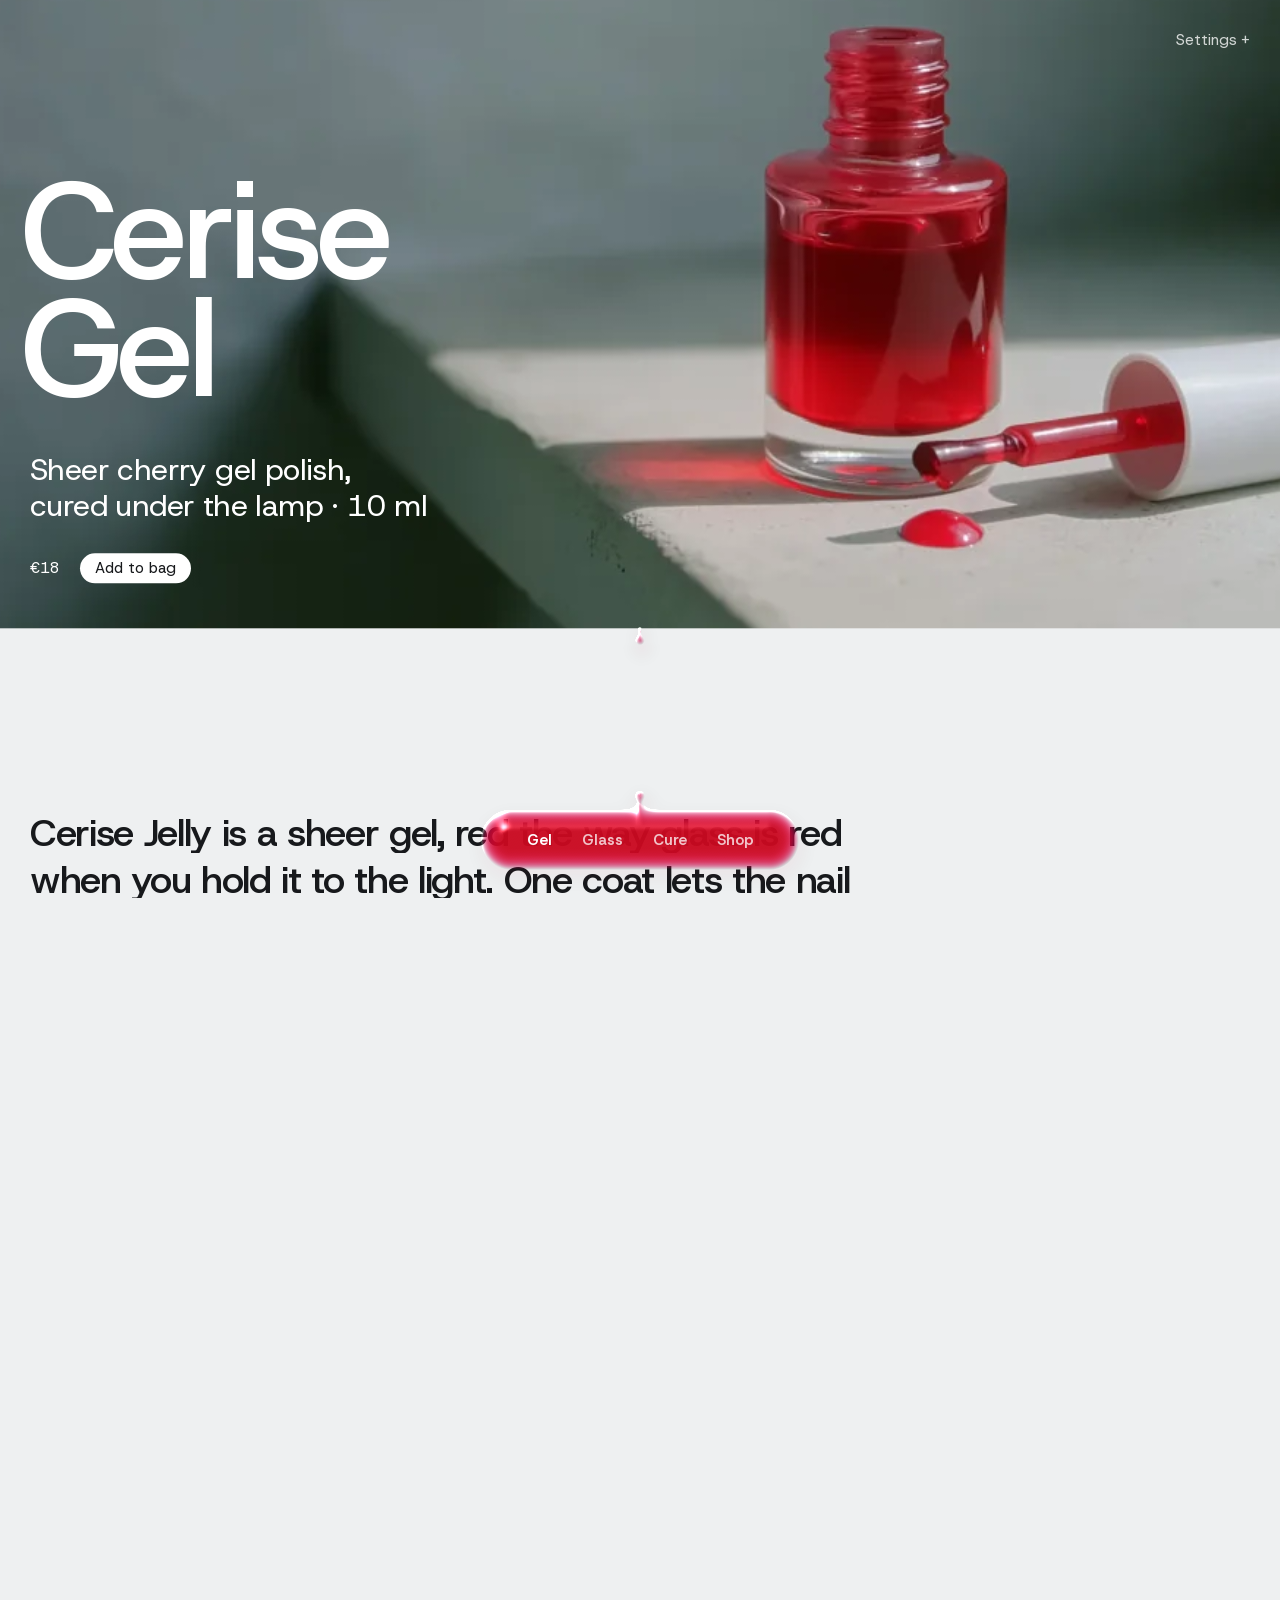
<file: index.html>
<!DOCTYPE html>
<html lang="en">

<head>
  <meta charset="UTF-8" />
  <meta name="viewport" content="width=device-width, initial-scale=1" />
  <title>Gooey Sticky Menu | Codrops</title>
  <meta name="description" content="A sticky menu of red jelly gel that clings to pictures and letters as you scroll, pulling strands that stretch and snap. Made with WebGL and GSAP." />
  <link rel="canonical" href="https://tympanus.net/Demos/GooeyStickyMenu/" />
  <meta name="theme-color" content="#eef0f1" />
  <meta property="og:type" content="website" />
  <meta property="og:site_name" content="Codrops" />
  <meta property="og:title" content="Gooey Sticky Menu | Codrops" />
  <meta property="og:description" content="A sticky menu of red jelly gel that clings to pictures and letters as you scroll, pulling strands that stretch and snap. Made with WebGL and GSAP." />
  <meta property="og:url" content="https://tympanus.net/Demos/GooeyStickyMenu/" />
  <meta property="og:image" content="https://tympanus.net/Demos/GooeyStickyMenu/og-image.jpg" />
  <meta property="og:image:width" content="1200" />
  <meta property="og:image:height" content="630" />
  <meta property="og:image:alt" content="A liquid menu pulling strands from a photograph as the page scrolls" />
  <meta name="twitter:card" content="summary_large_image" />
  <meta name="twitter:site" content="@codrops" />
  <meta name="twitter:creator" content="@codrops" />
  <meta name="twitter:title" content="Gooey Sticky Menu | Codrops" />
  <meta name="twitter:description" content="A sticky menu of red jelly gel that clings to pictures and letters as you scroll, pulling strands that stretch and snap. Made with WebGL and GSAP." />
  <meta name="twitter:image" content="https://tympanus.net/Demos/GooeyStickyMenu/og-image.jpg" />
  <meta name="twitter:image:alt" content="A liquid menu pulling strands from a photograph as the page scrolls" />
  <link rel="icon" type="image/svg+xml" href="https://tympanus.net/favicon/favicon.svg" />
  <link rel="shortcut icon" href="https://tympanus.net/favicon/favicon.ico" />
  <link rel="preload" href="fonts/HostGrotesk-Latin.woff2" as="font" type="font/woff2" crossorigin />
  <link rel="preload" href="img/gel/hero.webp" as="image" type="image/webp" fetchpriority="high" />
  <link rel="stylesheet" type="text/css" href="css/base.css" />
  <link rel="stylesheet" type="text/css" href="css/shop.css" />
  <link rel="stylesheet" type="text/css" href="css/gel.css" />
  <!-- Added on the live server only, leave commented out in the repo -->
  <!--script src="//tympanus.net/codrops/adpacks/analytics.js"></script-->
</head>

<body class="loading" data-material="jelly">
  <nav class="menu" aria-label="Cerise jelly gel">
    <a class="menu__link" href="#gel">Gel</a>
    <a class="menu__link" href="#glass">Glass</a>
    <a class="menu__link" href="#cure">Cure</a>
    <a class="menu__link" href="#shop">Shop</a>
  </nav>

  <div id="smooth-wrapper">
    <div id="smooth-content">
      <canvas class="goo" aria-hidden="true"></canvas>
      <main>
        <header class="frame">
          <div class="frame__head">
            <h1 class="frame__title">Gooey Sticky Menu</h1>
            <nav class="frame__links" aria-label="Demo links">
              <a href="https://tympanus.net/codrops/hub/">All demos</a>
              <a href="https://github.com/codrops/GooeyStickyMenu">GitHub</a>
            </nav>
          </div>
          <nav class="frame__demos" aria-label="Variations">
            <span class="frame__demos-label">Variations</span>
            <span class="frame__demo frame__demo--current" aria-current="page">Jelly</span>
            <a class="frame__demo" href="index2.html">Honey</a>
            <a class="frame__demo" href="index3.html">Aloe</a>
            <a class="frame__demo" href="index4.html">Caramel</a>
          </nav>
          <nav class="frame__tags" aria-label="Tags">
            <a href="https://tympanus.net/codrops/hub/tag/gooey/">#gooey</a>
            <a href="https://tympanus.net/codrops/hub/tag/menu/">#menu</a>
            <a href="https://tympanus.net/codrops/hub/tag/scroll/">#scroll</a>
            <a href="https://tympanus.net/codrops/hub/tag/webgl/">#webgl</a>
            <a href="https://tympanus.net/codrops/hub/tag/glsl/">#glsl</a>
            <a href="https://tympanus.net/codrops/hub/tag/gsap/">#gsap</a>
          </nav>
        </header>

        <section class="hero" id="gel">
          <div class="hero__picture goo-picture" data-parallax data-focus-x="0.68" style="--focus-x: 68%">
            <img src="img/gel/hero.webp" width="1376" height="768" alt="A small bottle of sheer cherry gel polish on a grey stone ledge, its white brush cap lying beside it with a bead of red gel on the brush" />
          </div>
          <div class="hero__info">
            <h2 class="hero__name">Cerise<br />Gel</h2>
            <p class="hero__about">Sheer cherry gel polish,<br />cured under the lamp&nbsp;· 10&nbsp;ml</p>
            <div class="hero__buy">
              <p>€18</p>
              <a class="buy" href="#shop">Add to bag</a>
            </div>
          </div>
        </section>

        <section class="statement" aria-label="The gel">
          <p class="statement__text">Cerise Jelly is a sheer gel, red the way glass is red when you hold it to the light. One coat lets the nail show through; a second deepens it to the colour of a ripe cherry. Each coat sets under the lamp in a minute, and the shine keeps until the nail grows out, then soaks off in a bowl of acetone in about ten minutes.</p>
          <dl class="facts">
            <div class="fact">
              <dt>Finish</dt>
              <dd>Sheer, high gloss</dd>
            </div>
            <div class="fact">
              <dt>Wear</dt>
              <dd>Two to three weeks</dd>
            </div>
            <div class="fact">
              <dt>Made</dt>
              <dd>In small batches, by hand</dd>
            </div>
          </dl>
        </section>

        <section class="chapter" id="glass">
          <header class="chapter__head">
            <span class="chapter__num">01</span>
            <h2 class="chapter__title">Glass</h2>
            <span class="chapter__count">Mixed and poured in the studio</span>
          </header>
          <div class="looks">
            <figure class="look look--c">
              <div class="look__img goo-picture"><img src="img/gel/drop.webp" width="1100" height="614" alt="A drop of clear gel falling from a brush into an open bottle" /></div>
              <figcaption class="look__caption">The clear top coat, one drop to a nail</figcaption>
            </figure>
            <figure class="look look--l">
              <div class="look__img goo-picture"><img src="img/gel/bottles.webp" width="1100" height="614" alt="A row of small bottles of clear gel with white caps on a stone bench, one open with its brush lying beside it" /></div>
              <figcaption class="look__caption">Bottled by hand, one at a time</figcaption>
            </figure>
            <figure class="look look--pr">
              <div class="look__img goo-picture"><img src="img/gel/bare.webp" width="1100" height="614" alt="A hand resting on white linen, its nails bare" /></div>
              <figcaption class="look__caption">Bare nails, before the first coat</figcaption>
            </figure>
          </div>
        </section>

        <section class="chapter" id="cure">
          <header class="chapter__head">
            <span class="chapter__num">02</span>
            <h2 class="chapter__title">Cure</h2>
            <span class="chapter__count">Three thin coats, one lamp</span>
          </header>
          <dl class="facts facts--notes">
            <div class="fact">
              <dt>Layers</dt>
              <dd>A thin base, one coat of cerise or two, the top</dd>
            </div>
            <div class="fact">
              <dt>Lamp</dt>
              <dd>Sixty seconds under LED, two minutes under UV</dd>
            </div>
            <div class="fact">
              <dt>Off</dt>
              <dd>File away the shine, then ten minutes in acetone</dd>
            </div>
          </dl>
          <div class="looks">
            <div class="look-pair">
              <figure class="look">
                <div class="look__img goo-picture"><img src="img/gel/lamp.webp" width="1100" height="614" alt="A hand under a small white nail lamp, its light glowing blue" /></div>
                <figcaption class="look__caption">A minute under the lamp, one hand at a time</figcaption>
              </figure>
              <figure class="look">
                <div class="look__img goo-picture"><img src="img/gel/brushing.webp" width="1100" height="614" alt="A fine brush laying a clear top coat over cherry red nails" /></div>
                <figcaption class="look__caption">The last coat, brushed thin to the edge</figcaption>
              </figure>
            </div>
          </div>
        </section>

        <section class="chapter" id="shop">
          <header class="chapter__head">
            <span class="chapter__num">03</span>
            <h2 class="chapter__title">Shop</h2>
            <span class="chapter__count">Bottles leave the studio on Fridays</span>
          </header>
          <div class="looks">
            <div class="jars">
              <figure class="look jar">
                <div class="look__img goo-picture"><img src="img/gel/single.webp" width="1024" height="572" alt="A small bottle of sheer cherry gel with a white cap on a stone block" /></div>
                <figcaption class="jar__info">
                  <span class="jar__name">Cerise Jelly · 10 ml<br /><span class="jar__price">€18</span></span>
                  <button class="buy" type="button">Add to bag</button>
                </figcaption>
              </figure>
              <figure class="look jar">
                <div class="look__img goo-picture"><img src="img/gel/pair.webp" width="1024" height="572" alt="A bottle of sheer cherry gel and a bottle of clear top coat on a stone block" /></div>
                <figcaption class="jar__info">
                  <span class="jar__name">Cerise and a clear top · 2 × 10 ml<br /><span class="jar__price">€32</span></span>
                  <button class="buy" type="button">Add to bag</button>
                </figcaption>
              </figure>
            </div>
          </div>
        </section>

        <footer class="end">
          <p class="end__name">Vael</p>
          <p>Sheer gel polish, mixed and poured by hand in one small studio</p>
          <a href="#gel" class="end__top">Back to the top</a>
        </footer>

        <nav class="others" aria-label="More variations">
          <p class="others__label">More variations</p>
          <a class="other" href="index2.html">
            <div class="other__img goo-picture" data-focus-x="0.72" style="--focus-x: 72%"><img src="img/honey/hero.webp" width="1376" height="768" alt="" /></div>
            <span class="other__name">Honey</span>
          </a>
          <a class="other" href="index3.html">
            <div class="other__img goo-picture" data-focus-x="0.64" style="--focus-x: 64%"><img src="img/aloe/hero.webp" width="1376" height="768" alt="" /></div>
            <span class="other__name">Aloe</span>
          </a>
          <a class="other" href="index4.html">
            <div class="other__img goo-picture" data-focus-x="0.72" style="--focus-x: 72%"><img src="img/caramel/hero.webp" width="1376" height="768" alt="" /></div>
            <span class="other__name">Caramel</span>
          </a>
        </nav>
      </main>
    </div>
  </div>

  <script src="js/gsap.min.js"></script>
  <script src="js/ScrollTrigger.min.js"></script>
  <script src="js/ScrollSmoother.min.js"></script>
  <script src="js/SplitText.min.js"></script>
  <script type="module" src="js/index.js"></script>
  <!-- Added on the live server only, leave commented out in the repo -->
  <!--script src="https://tympanus.net/codrops/adpacks/cda_sponsor.js"></script-->
</body>

</html>
</file>
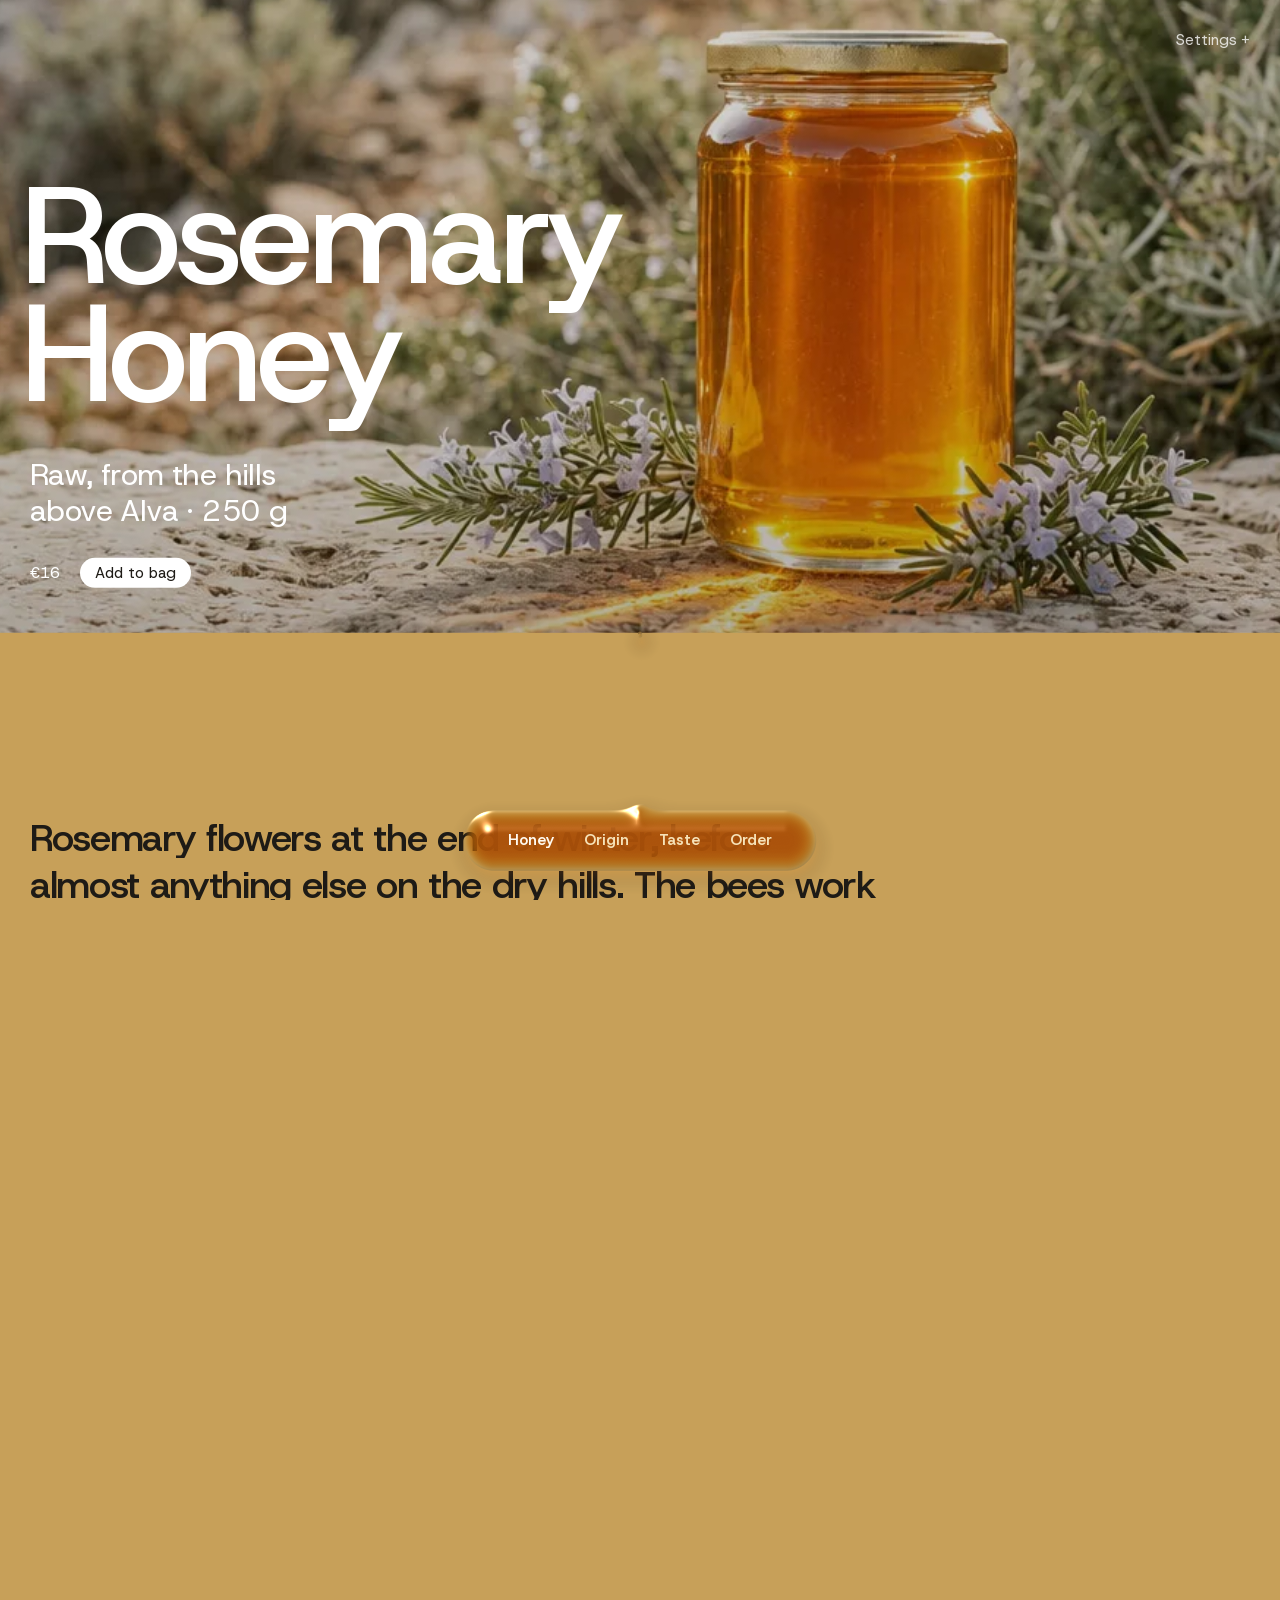
<file: index2.html>
<!DOCTYPE html>
<html lang="en">

<head>
  <meta charset="UTF-8" />
  <meta name="viewport" content="width=device-width, initial-scale=1" />
  <title>Honey Gooey Sticky Menu | Codrops</title>
  <meta name="description" content="The sticky menu as amber honey: thick, slow strands that run very thin before they break. Made with WebGL and GSAP. Part of Codrops' Gooey Sticky Menu." />
  <link rel="canonical" href="https://tympanus.net/Demos/GooeyStickyMenu/index2.html" />
  <meta name="theme-color" content="#c7a059" />
  <meta property="og:type" content="website" />
  <meta property="og:site_name" content="Codrops" />
  <meta property="og:title" content="Honey Gooey Sticky Menu | Codrops" />
  <meta property="og:description" content="The sticky menu as amber honey: thick, slow strands that run very thin before they break. Made with WebGL and GSAP. Part of Codrops' Gooey Sticky Menu." />
  <meta property="og:url" content="https://tympanus.net/Demos/GooeyStickyMenu/index2.html" />
  <meta property="og:image" content="https://tympanus.net/Demos/GooeyStickyMenu/og-image.jpg" />
  <meta property="og:image:width" content="1200" />
  <meta property="og:image:height" content="630" />
  <meta property="og:image:alt" content="A liquid menu pulling strands from a photograph as the page scrolls" />
  <meta name="twitter:card" content="summary_large_image" />
  <meta name="twitter:site" content="@codrops" />
  <meta name="twitter:creator" content="@codrops" />
  <meta name="twitter:title" content="Honey Gooey Sticky Menu | Codrops" />
  <meta name="twitter:description" content="The sticky menu as amber honey: thick, slow strands that run very thin before they break. Made with WebGL and GSAP. Part of Codrops' Gooey Sticky Menu." />
  <meta name="twitter:image" content="https://tympanus.net/Demos/GooeyStickyMenu/og-image.jpg" />
  <meta name="twitter:image:alt" content="A liquid menu pulling strands from a photograph as the page scrolls" />
  <link rel="icon" type="image/svg+xml" href="https://tympanus.net/favicon/favicon.svg" />
  <link rel="shortcut icon" href="https://tympanus.net/favicon/favicon.ico" />
  <link rel="preload" href="fonts/HostGrotesk-Latin.woff2" as="font" type="font/woff2" crossorigin />
  <link rel="preload" href="img/honey/hero.webp" as="image" type="image/webp" fetchpriority="high" />
  <link rel="stylesheet" type="text/css" href="css/base.css" />
  <link rel="stylesheet" type="text/css" href="css/shop.css" />
  <link rel="stylesheet" type="text/css" href="css/honey.css" />
  <!-- Added on the live server only, leave commented out in the repo -->
  <!--script src="//tympanus.net/codrops/adpacks/analytics.js"></script-->
</head>

<body class="loading" data-material="honey">
  <nav class="menu" aria-label="Rosemary honey">
    <a class="menu__link" href="#honey">Honey</a>
    <a class="menu__link" href="#origin">Origin</a>
    <a class="menu__link" href="#taste">Taste</a>
    <a class="menu__link" href="#order">Order</a>
  </nav>

  <div id="smooth-wrapper">
    <div id="smooth-content">
      <canvas class="goo" aria-hidden="true"></canvas>
      <main>
        <header class="frame">
          <div class="frame__head">
            <h1 class="frame__title">Gooey Sticky Menu</h1>
            <nav class="frame__links" aria-label="Demo links">
              <a href="https://tympanus.net/codrops/hub/">All demos</a>
              <a href="https://github.com/codrops/GooeyStickyMenu">GitHub</a>
            </nav>
          </div>
          <nav class="frame__demos" aria-label="Variations">
            <span class="frame__demos-label">Variations</span>
            <a class="frame__demo" href="index.html">Jelly</a>
            <span class="frame__demo frame__demo--current" aria-current="page">Honey</span>
            <a class="frame__demo" href="index3.html">Aloe</a>
            <a class="frame__demo" href="index4.html">Caramel</a>
          </nav>
          <nav class="frame__tags" aria-label="Tags">
            <a href="https://tympanus.net/codrops/hub/tag/gooey/">#gooey</a>
            <a href="https://tympanus.net/codrops/hub/tag/menu/">#menu</a>
            <a href="https://tympanus.net/codrops/hub/tag/scroll/">#scroll</a>
            <a href="https://tympanus.net/codrops/hub/tag/webgl/">#webgl</a>
            <a href="https://tympanus.net/codrops/hub/tag/glsl/">#glsl</a>
            <a href="https://tympanus.net/codrops/hub/tag/gsap/">#gsap</a>
          </nav>
        </header>

        <section class="hero" id="honey">
          <div class="hero__picture goo-picture" data-parallax data-focus-x="0.72" style="--focus-x: 72%">
            <img src="img/honey/hero.webp" width="1376" height="768" alt="A clear jar of amber rosemary honey glowing in the morning sun on a limestone ledge, flowering rosemary beside it and a dry hillside behind" />
          </div>
          <div class="hero__info">
            <h2 class="hero__name">Rosemary<br />Honey</h2>
            <p class="hero__about">Raw, from the hills<br />above Alva&nbsp;· 250&nbsp;g</p>
            <div class="hero__buy">
              <p>€16</p>
              <a class="buy" href="#order">Add to bag</a>
            </div>
          </div>
        </section>

        <section class="statement" aria-label="The honey">
          <p class="statement__text">Rosemary flowers at the end of winter, before almost anything else on the dry hills. The bees work it for a few weeks, and the honey they bring back is pale and clear, with a quiet herbal warmth. In the cool of the cellar it slowly turns to a fine white cream.</p>
          <dl class="facts">
            <div class="fact">
              <dt>Harvest</dt>
              <dd>March, once a year</dd>
            </div>
            <div class="fact">
              <dt>Flowers</dt>
              <dd>Wild rosemary</dd>
            </div>
            <div class="fact">
              <dt>Kept</dt>
              <dd>Raw, never heated</dd>
            </div>
          </dl>
        </section>

        <section class="chapter" id="origin">
          <header class="chapter__head">
            <span class="chapter__num">01</span>
            <h2 class="chapter__title">Origin</h2>
            <span class="chapter__count">The hills above Alva</span>
          </header>
          <div class="looks">
            <figure class="look look--c">
              <div class="look__img goo-picture"><img src="img/honey/hillside.webp" width="1100" height="614" alt="A dry limestone hillside covered in flowering rosemary at dawn, mist in the valley behind" /></div>
              <figcaption class="look__caption">The hillside in early March</figcaption>
            </figure>
            <figure class="look look--l">
              <div class="look__img goo-picture"><img src="img/honey/hives.webp" width="1100" height="614" alt="Old white wooden beehives among rosemary bushes on a stony hillside in the morning haze" /></div>
              <figcaption class="look__caption">Forty hives, moved up the hill in February</figcaption>
            </figure>
            <figure class="look look--pr">
              <div class="look__img goo-picture"><img src="img/honey/flowers.webp" width="1100" height="614" alt="A branch of rosemary in flower, small pale blue flowers against pale stone" /></div>
              <figcaption class="look__caption">Salvia rosmarinus, flowering</figcaption>
            </figure>
          </div>
        </section>

        <section class="chapter" id="taste">
          <header class="chapter__head">
            <span class="chapter__num">02</span>
            <h2 class="chapter__title">Taste</h2>
            <span class="chapter__count">Notes from the cellar</span>
          </header>
          <dl class="facts facts--notes">
            <div class="fact">
              <dt>Colour</dt>
              <dd>Pale straw when poured, white once it sets</dd>
            </div>
            <div class="fact">
              <dt>Taste</dt>
              <dd>Gently sweet, resin and a little dry herb at the end</dd>
            </div>
            <div class="fact">
              <dt>With</dt>
              <dd>Fresh cheese, warm bread, a cup of sage tea</dd>
            </div>
          </dl>
          <div class="looks">
            <div class="look-pair">
              <figure class="look">
                <div class="look__img goo-picture"><img src="img/honey/spoon.webp" width="1100" height="614" alt="Golden honey running off a wooden spoon in a slow ribbon" /></div>
                <figcaption class="look__caption">Poured, before it sets</figcaption>
              </figure>
              <figure class="look">
                <div class="look__img goo-picture"><img src="img/honey/cheese.webp" width="1100" height="614" alt="A round of fresh goat cheese drizzled with honey on a plate, with bread and a sprig of rosemary on pale stone" /></div>
                <figcaption class="look__caption">With fresh cheese and bread</figcaption>
              </figure>
            </div>
          </div>
        </section>

        <section class="chapter" id="order">
          <header class="chapter__head">
            <span class="chapter__num">03</span>
            <h2 class="chapter__title">Order</h2>
            <span class="chapter__count">Shipped in March and October</span>
          </header>
          <div class="looks">
            <div class="jars">
              <figure class="look jar">
                <div class="look__img goo-picture"><img src="img/honey/jar-small.webp" width="1024" height="762" alt="A small round jar of amber honey with a gold lid on a pale stone slab" /></div>
                <figcaption class="jar__info">
                  <span class="jar__name">Small jar · 250 g<br /><span class="jar__price">€16</span></span>
                  <button class="buy" type="button">Add to bag</button>
                </figcaption>
              </figure>
              <figure class="look jar">
                <div class="look__img goo-picture"><img src="img/honey/jar-large.webp" width="1024" height="762" alt="A tall jar of amber honey with a gold lid on a pale stone slab" /></div>
                <figcaption class="jar__info">
                  <span class="jar__name">Large jar · 500 g<br /><span class="jar__price">€28</span></span>
                  <button class="buy" type="button">Add to bag</button>
                </figcaption>
              </figure>
            </div>
          </div>
        </section>

        <footer class="end">
          <p class="end__name">Alva</p>
          <p>Rosemary honey from the hills above Alva, a few hundred jars a year</p>
          <a href="#honey" class="end__top">Back to the top</a>
        </footer>

        <nav class="others" aria-label="More variations">
          <p class="others__label">More variations</p>
          <a class="other" href="index.html">
            <div class="other__img goo-picture" data-focus-x="0.68" style="--focus-x: 68%"><img src="img/gel/hero.webp" width="1376" height="768" alt="" /></div>
            <span class="other__name">Jelly</span>
          </a>
          <a class="other" href="index3.html">
            <div class="other__img goo-picture" data-focus-x="0.64" style="--focus-x: 64%"><img src="img/aloe/hero.webp" width="1376" height="768" alt="" /></div>
            <span class="other__name">Aloe</span>
          </a>
          <a class="other" href="index4.html">
            <div class="other__img goo-picture" data-focus-x="0.72" style="--focus-x: 72%"><img src="img/caramel/hero.webp" width="1376" height="768" alt="" /></div>
            <span class="other__name">Caramel</span>
          </a>
        </nav>
      </main>
    </div>
  </div>

  <script src="js/gsap.min.js"></script>
  <script src="js/ScrollTrigger.min.js"></script>
  <script src="js/ScrollSmoother.min.js"></script>
  <script src="js/SplitText.min.js"></script>
  <script type="module" src="js/index.js"></script>
  <!-- Added on the live server only, leave commented out in the repo -->
  <!--script src="https://tympanus.net/codrops/adpacks/cda_sponsor.js"></script-->
</body>

</html>
</file>
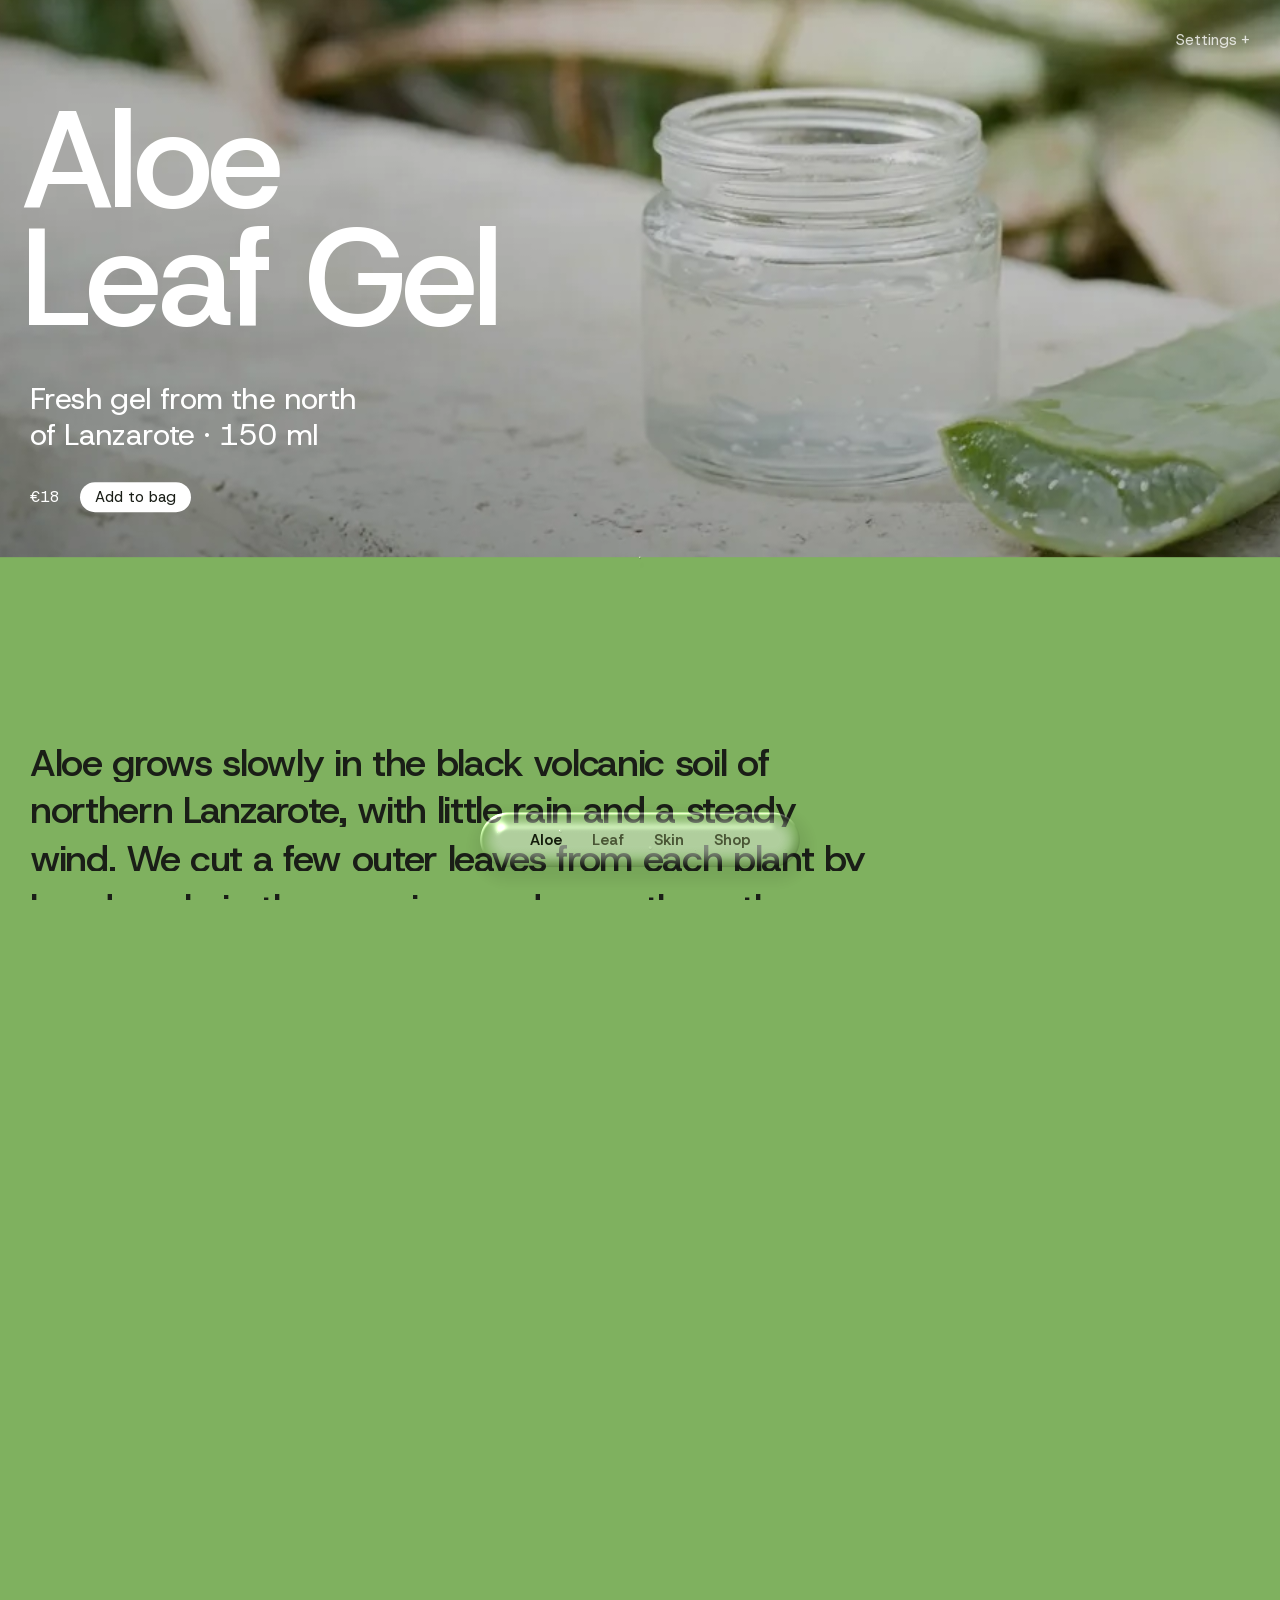
<file: index3.html>
<!DOCTYPE html>
<html lang="en">

<head>
  <meta charset="UTF-8" />
  <meta name="viewport" content="width=device-width, initial-scale=1" />
  <title>Aloe Gooey Sticky Menu | Codrops</title>
  <meta name="description" content="The sticky menu as aloe gel: short, thick strands that neck down and snap back like jelly. Made with WebGL and GSAP. Part of Codrops' Gooey Sticky Menu." />
  <link rel="canonical" href="https://tympanus.net/Demos/GooeyStickyMenu/index3.html" />
  <meta name="theme-color" content="#acc39d" />
  <meta property="og:type" content="website" />
  <meta property="og:site_name" content="Codrops" />
  <meta property="og:title" content="Aloe Gooey Sticky Menu | Codrops" />
  <meta property="og:description" content="The sticky menu as aloe gel: short, thick strands that neck down and snap back like jelly. Made with WebGL and GSAP. Part of Codrops' Gooey Sticky Menu." />
  <meta property="og:url" content="https://tympanus.net/Demos/GooeyStickyMenu/index3.html" />
  <meta property="og:image" content="https://tympanus.net/Demos/GooeyStickyMenu/og-image.jpg" />
  <meta property="og:image:width" content="1200" />
  <meta property="og:image:height" content="630" />
  <meta property="og:image:alt" content="A liquid menu pulling strands from a photograph as the page scrolls" />
  <meta name="twitter:card" content="summary_large_image" />
  <meta name="twitter:site" content="@codrops" />
  <meta name="twitter:creator" content="@codrops" />
  <meta name="twitter:title" content="Aloe Gooey Sticky Menu | Codrops" />
  <meta name="twitter:description" content="The sticky menu as aloe gel: short, thick strands that neck down and snap back like jelly. Made with WebGL and GSAP. Part of Codrops' Gooey Sticky Menu." />
  <meta name="twitter:image" content="https://tympanus.net/Demos/GooeyStickyMenu/og-image.jpg" />
  <meta name="twitter:image:alt" content="A liquid menu pulling strands from a photograph as the page scrolls" />
  <link rel="icon" type="image/svg+xml" href="https://tympanus.net/favicon/favicon.svg" />
  <link rel="shortcut icon" href="https://tympanus.net/favicon/favicon.ico" />
  <link rel="preload" href="fonts/HostGrotesk-Latin.woff2" as="font" type="font/woff2" crossorigin />
  <link rel="preload" href="img/aloe/hero.webp" as="image" type="image/webp" fetchpriority="high" />
  <link rel="stylesheet" type="text/css" href="css/base.css" />
  <link rel="stylesheet" type="text/css" href="css/shop.css" />
  <link rel="stylesheet" type="text/css" href="css/aloe.css" />
  <!-- Added on the live server only, leave commented out in the repo -->
  <!--script src="//tympanus.net/codrops/adpacks/analytics.js"></script-->
</head>

<body class="loading" data-material="aloe">
  <nav class="menu" aria-label="Aloe leaf gel">
    <a class="menu__link" href="#aloe">Aloe</a>
    <a class="menu__link" href="#leaf">Leaf</a>
    <a class="menu__link" href="#skin">Skin</a>
    <a class="menu__link" href="#shop">Shop</a>
  </nav>

  <div id="smooth-wrapper">
    <div id="smooth-content">
      <canvas class="goo" aria-hidden="true"></canvas>
      <main>
        <header class="frame">
          <div class="frame__head">
            <h1 class="frame__title">Gooey Sticky Menu</h1>
            <nav class="frame__links" aria-label="Demo links">
              <a href="https://tympanus.net/codrops/hub/">All demos</a>
              <a href="https://github.com/codrops/GooeyStickyMenu">GitHub</a>
            </nav>
          </div>
          <nav class="frame__demos" aria-label="Variations">
            <span class="frame__demos-label">Variations</span>
            <a class="frame__demo" href="index.html">Jelly</a>
            <a class="frame__demo" href="index2.html">Honey</a>
            <span class="frame__demo frame__demo--current" aria-current="page">Aloe</span>
            <a class="frame__demo" href="index4.html">Caramel</a>
          </nav>
          <nav class="frame__tags" aria-label="Tags">
            <a href="https://tympanus.net/codrops/hub/tag/gooey/">#gooey</a>
            <a href="https://tympanus.net/codrops/hub/tag/menu/">#menu</a>
            <a href="https://tympanus.net/codrops/hub/tag/scroll/">#scroll</a>
            <a href="https://tympanus.net/codrops/hub/tag/webgl/">#webgl</a>
            <a href="https://tympanus.net/codrops/hub/tag/glsl/">#glsl</a>
            <a href="https://tympanus.net/codrops/hub/tag/gsap/">#gsap</a>
          </nav>
        </header>

        <section class="hero" id="aloe">
          <div class="hero__picture goo-picture" data-parallax data-focus-x="0.64" style="--focus-x: 64%">
            <img src="img/aloe/hero.webp" width="1376" height="768" alt="A small clear jar of aloe gel on a pale stone wall beside a freshly cut aloe leaf, aloe plants behind" />
          </div>
          <div class="hero__info">
            <h2 class="hero__name">Aloe<br />Leaf Gel</h2>
            <p class="hero__about">Fresh gel from the north<br />of Lanzarote&nbsp;· 150&nbsp;ml</p>
            <div class="hero__buy">
              <p>€18</p>
              <a class="buy" href="#shop">Add to bag</a>
            </div>
          </div>
        </section>

        <section class="statement" aria-label="The gel">
          <p class="statement__text">Aloe grows slowly in the black volcanic soil of northern Lanzarote, with little rain and a steady wind. We cut a few outer leaves from each plant by hand, early in the morning, and open them the same day. The gel inside is clear and cool, and it goes into the jar much as it comes out of the leaf.</p>
          <dl class="facts">
            <div class="fact">
              <dt>Cut</dt>
              <dd>Outer leaves, by hand</dd>
            </div>
            <div class="fact">
              <dt>Plants</dt>
              <dd>Four years old or more</dd>
            </div>
            <div class="fact">
              <dt>Filled</dt>
              <dd>The day the leaf is cut</dd>
            </div>
          </dl>
        </section>

        <section class="chapter" id="leaf">
          <header class="chapter__head">
            <span class="chapter__num">01</span>
            <h2 class="chapter__title">Leaf</h2>
            <span class="chapter__count">The farm above Guinate</span>
          </header>
          <div class="looks">
            <figure class="look look--c">
              <div class="look__img goo-picture"><img src="img/aloe/field.webp" width="1100" height="614" alt="Rows of aloe plants in black volcanic soil under a grey sky" /></div>
              <figcaption class="look__caption">The north field, after a rare winter rain</figcaption>
            </figure>
            <figure class="look look--l">
              <div class="look__img goo-picture"><img src="img/aloe/leaf.webp" width="1100" height="614" alt="A cut aloe leaf on pale stone, its clear gel showing" /></div>
              <figcaption class="look__caption">An outer leaf, cut at seven in the morning</figcaption>
            </figure>
            <figure class="look look--pr">
              <div class="look__img goo-picture"><img src="img/aloe/lucia.webp" width="1100" height="614" alt="A woman with dark hair in a white shirt among aloe plants" /></div>
              <figcaption class="look__caption">Lucía, who opens every leaf by hand</figcaption>
            </figure>
          </div>
        </section>

        <section class="chapter" id="skin">
          <header class="chapter__head">
            <span class="chapter__num">02</span>
            <h2 class="chapter__title">Skin</h2>
            <span class="chapter__count">How we use it at home</span>
          </header>
          <dl class="facts facts--notes">
            <div class="fact">
              <dt>When</dt>
              <dd>Morning and night, on clean, damp skin</dd>
            </div>
            <div class="fact">
              <dt>How much</dt>
              <dd>About a pea’s worth for the face and neck</dd>
            </div>
            <div class="fact">
              <dt>Feel</dt>
              <dd>Cool at first, then gone within a minute</dd>
            </div>
          </dl>
          <div class="looks">
            <div class="look-pair">
              <figure class="look">
                <div class="look__img goo-picture"><img src="img/aloe/applying.webp" width="1100" height="614" alt="A woman with her eyes closed pressing gel into her cheek with her fingertips" /></div>
                <figcaption class="look__caption">A thin layer, pressed in with the fingertips</figcaption>
              </figure>
              <figure class="look">
                <div class="look__img goo-picture"><img src="img/aloe/after.webp" width="1100" height="614" alt="A woman in a white shirt looking out of a window in soft daylight" /></div>
                <figcaption class="look__caption">A minute later, nothing left on the skin</figcaption>
              </figure>
            </div>
          </div>
        </section>

        <section class="chapter" id="shop">
          <header class="chapter__head">
            <span class="chapter__num">03</span>
            <h2 class="chapter__title">Shop</h2>
            <span class="chapter__count">Filled Monday, sent Tuesday</span>
          </header>
          <div class="looks">
            <div class="jars">
              <figure class="look jar">
                <div class="look__img goo-picture"><img src="img/aloe/jar.webp" width="1024" height="765" alt="A small clear jar of aloe gel on a stone block beside a piece of aloe leaf" /></div>
                <figcaption class="jar__info">
                  <span class="jar__name">Leaf gel, jar · 150 ml<br /><span class="jar__price">€18</span></span>
                  <button class="buy" type="button">Add to bag</button>
                </figcaption>
              </figure>
              <figure class="look jar">
                <div class="look__img goo-picture"><img src="img/aloe/tube.webp" width="1024" height="765" alt="A white tube of aloe gel on a stone block beside a piece of aloe leaf" /></div>
                <figcaption class="jar__info">
                  <span class="jar__name">Leaf gel, tube · 60 ml<br /><span class="jar__price">€9</span></span>
                  <button class="buy" type="button">Add to bag</button>
                </figcaption>
              </figure>
            </div>
          </div>
        </section>

        <footer class="end">
          <p class="end__name">Guinate</p>
          <p>Aloe gel from one small farm in the north of Lanzarote, cut by hand</p>
          <a href="#aloe" class="end__top">Back to the top</a>
        </footer>

        <nav class="others" aria-label="More variations">
          <p class="others__label">More variations</p>
          <a class="other" href="index.html">
            <div class="other__img goo-picture" data-focus-x="0.68" style="--focus-x: 68%"><img src="img/gel/hero.webp" width="1376" height="768" alt="" /></div>
            <span class="other__name">Jelly</span>
          </a>
          <a class="other" href="index2.html">
            <div class="other__img goo-picture" data-focus-x="0.72" style="--focus-x: 72%"><img src="img/honey/hero.webp" width="1376" height="768" alt="" /></div>
            <span class="other__name">Honey</span>
          </a>
          <a class="other" href="index4.html">
            <div class="other__img goo-picture" data-focus-x="0.72" style="--focus-x: 72%"><img src="img/caramel/hero.webp" width="1376" height="768" alt="" /></div>
            <span class="other__name">Caramel</span>
          </a>
        </nav>
      </main>
    </div>
  </div>

  <script src="js/gsap.min.js"></script>
  <script src="js/ScrollTrigger.min.js"></script>
  <script src="js/ScrollSmoother.min.js"></script>
  <script src="js/SplitText.min.js"></script>
  <script type="module" src="js/index.js"></script>
  <!-- Added on the live server only, leave commented out in the repo -->
  <!--script src="https://tympanus.net/codrops/adpacks/cda_sponsor.js"></script-->
</body>

</html>
</file>
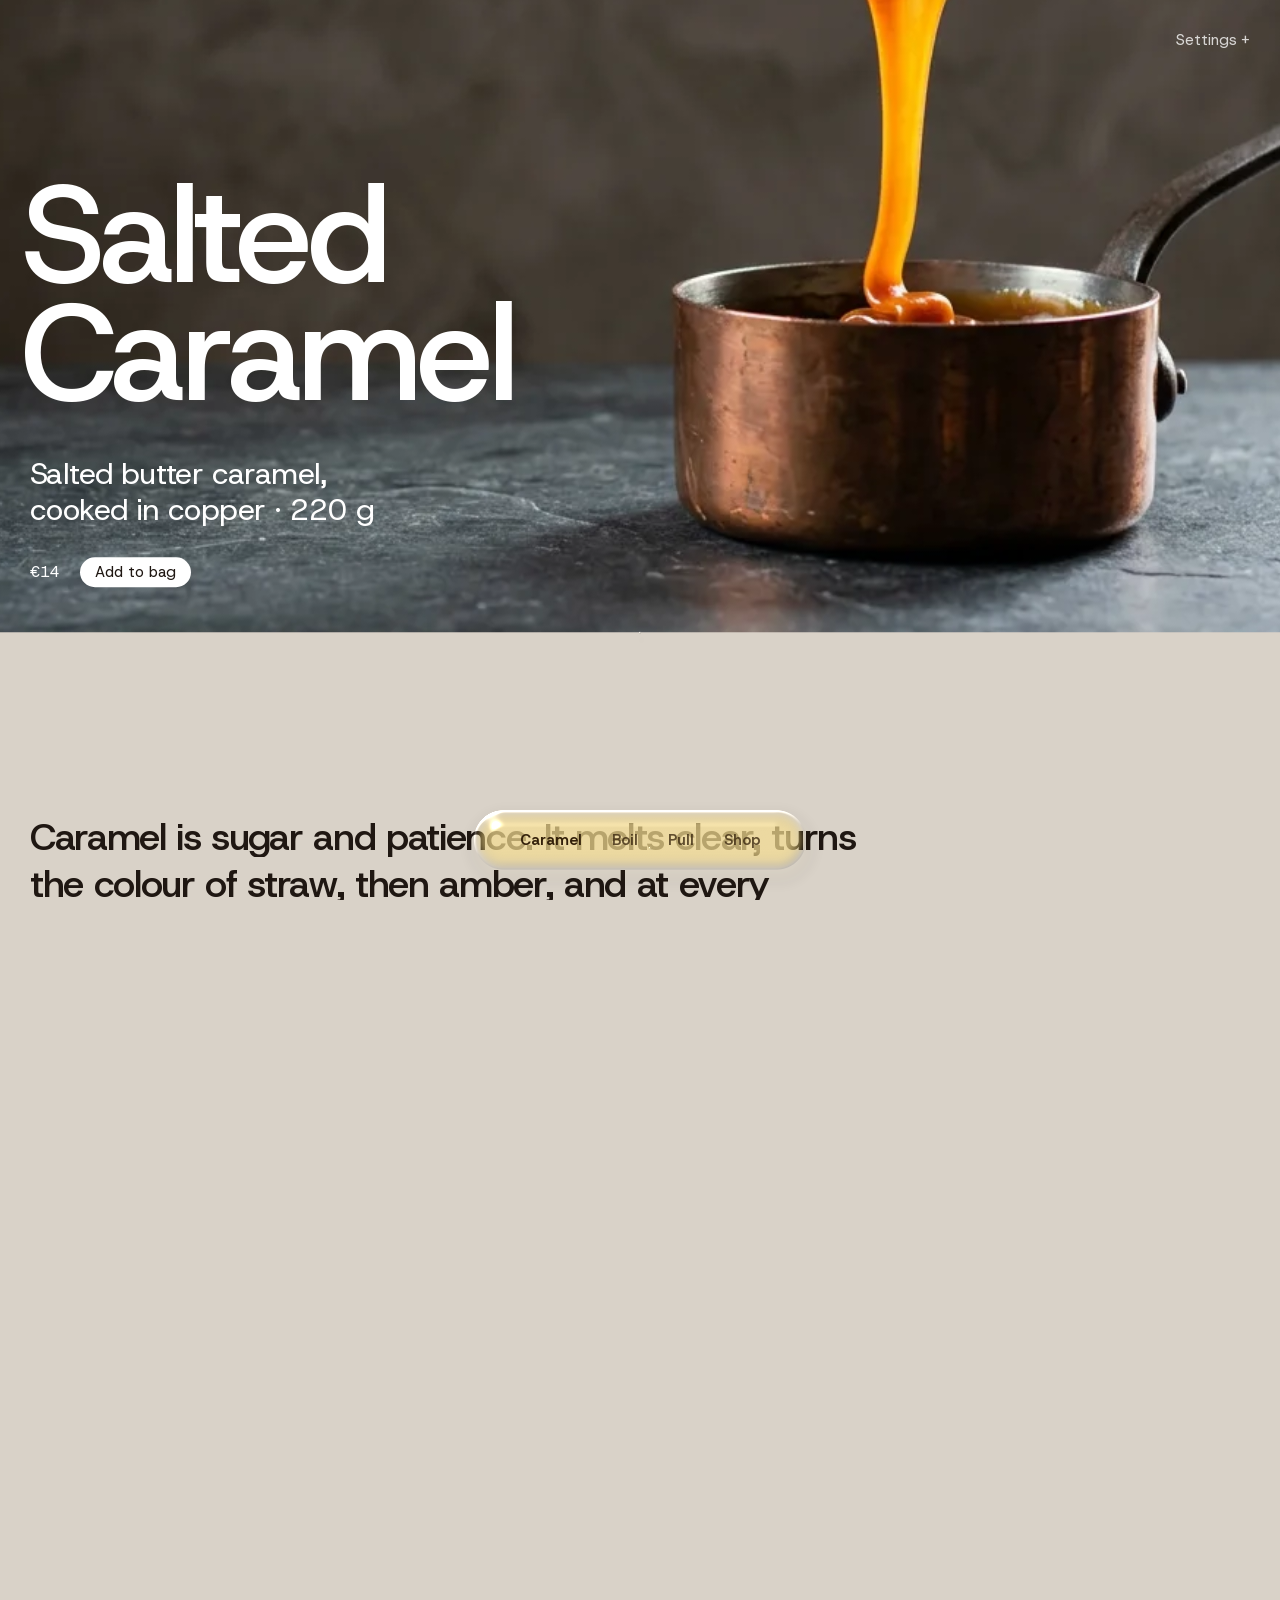
<file: index4.html>
<!DOCTYPE html>
<html lang="en">

<head>
  <meta charset="UTF-8" />
  <meta name="viewport" content="width=device-width, initial-scale=1" />
  <title>Caramel Gooey Sticky Menu | Codrops</title>
  <meta name="description" content="A caramel menu that cooks as you scroll, from runny syrup to long pulled threads to a hard set. Made with WebGL and GSAP. Part of Codrops' Gooey Sticky Menu." />
  <link rel="canonical" href="https://tympanus.net/Demos/GooeyStickyMenu/index4.html" />
  <meta name="theme-color" content="#d9d2c8" />
  <meta property="og:type" content="website" />
  <meta property="og:site_name" content="Codrops" />
  <meta property="og:title" content="Caramel Gooey Sticky Menu | Codrops" />
  <meta property="og:description" content="A caramel menu that cooks as you scroll, from runny syrup to long pulled threads to a hard set. Made with WebGL and GSAP. Part of Codrops' Gooey Sticky Menu." />
  <meta property="og:url" content="https://tympanus.net/Demos/GooeyStickyMenu/index4.html" />
  <meta property="og:image" content="https://tympanus.net/Demos/GooeyStickyMenu/og-image.jpg" />
  <meta property="og:image:width" content="1200" />
  <meta property="og:image:height" content="630" />
  <meta property="og:image:alt" content="A liquid menu pulling strands from a photograph as the page scrolls" />
  <meta name="twitter:card" content="summary_large_image" />
  <meta name="twitter:site" content="@codrops" />
  <meta name="twitter:creator" content="@codrops" />
  <meta name="twitter:title" content="Caramel Gooey Sticky Menu | Codrops" />
  <meta name="twitter:description" content="A caramel menu that cooks as you scroll, from runny syrup to long pulled threads to a hard set. Made with WebGL and GSAP. Part of Codrops' Gooey Sticky Menu." />
  <meta name="twitter:image" content="https://tympanus.net/Demos/GooeyStickyMenu/og-image.jpg" />
  <meta name="twitter:image:alt" content="A liquid menu pulling strands from a photograph as the page scrolls" />
  <link rel="icon" type="image/svg+xml" href="https://tympanus.net/favicon/favicon.svg" />
  <link rel="shortcut icon" href="https://tympanus.net/favicon/favicon.ico" />
  <link rel="preload" href="fonts/HostGrotesk-Latin.woff2" as="font" type="font/woff2" crossorigin />
  <link rel="preload" href="img/caramel/hero.webp" as="image" type="image/webp" fetchpriority="high" />
  <link rel="stylesheet" type="text/css" href="css/base.css" />
  <link rel="stylesheet" type="text/css" href="css/shop.css" />
  <link rel="stylesheet" type="text/css" href="css/caramel.css" />
  <!-- Added on the live server only, leave commented out in the repo -->
  <!--script src="//tympanus.net/codrops/adpacks/analytics.js"></script-->
</head>

<body class="loading" data-material="caramel">
  <nav class="menu" aria-label="Salted caramel">
    <a class="menu__link" href="#caramel">Caramel</a>
    <a class="menu__link" href="#boil">Boil</a>
    <a class="menu__link" href="#pull">Pull</a>
    <a class="menu__link" href="#shop">Shop</a>
  </nav>

  <div id="smooth-wrapper">
    <div id="smooth-content">
      <canvas class="goo" aria-hidden="true"></canvas>
      <main>
        <header class="frame">
          <div class="frame__head">
            <h1 class="frame__title">Gooey Sticky Menu</h1>
            <nav class="frame__links" aria-label="Demo links">
              <a href="https://tympanus.net/codrops/hub/">All demos</a>
              <a href="https://github.com/codrops/GooeyStickyMenu">GitHub</a>
            </nav>
          </div>
          <nav class="frame__demos" aria-label="Variations">
            <span class="frame__demos-label">Variations</span>
            <a class="frame__demo" href="index.html">Jelly</a>
            <a class="frame__demo" href="index2.html">Honey</a>
            <a class="frame__demo" href="index3.html">Aloe</a>
            <span class="frame__demo frame__demo--current" aria-current="page">Caramel</span>
          </nav>
          <nav class="frame__tags" aria-label="Tags">
            <a href="https://tympanus.net/codrops/hub/tag/gooey/">#gooey</a>
            <a href="https://tympanus.net/codrops/hub/tag/menu/">#menu</a>
            <a href="https://tympanus.net/codrops/hub/tag/scroll/">#scroll</a>
            <a href="https://tympanus.net/codrops/hub/tag/webgl/">#webgl</a>
            <a href="https://tympanus.net/codrops/hub/tag/glsl/">#glsl</a>
            <a href="https://tympanus.net/codrops/hub/tag/gsap/">#gsap</a>
          </nav>
        </header>

        <section class="hero" id="caramel">
          <div class="hero__picture goo-picture" data-parallax data-focus-x="0.72" style="--focus-x: 72%">
            <img src="img/caramel/hero.webp" width="1376" height="768" alt="A thick ribbon of amber caramel falling from a wooden spoon into a small copper pan on a dark slate worktop" />
          </div>
          <div class="hero__info">
            <h2 class="hero__name">Salted<br />Caramel</h2>
            <p class="hero__about">Salted butter caramel,<br />cooked in copper&nbsp;· 220&nbsp;g</p>
            <div class="hero__buy">
              <p>€14</p>
              <a class="buy" href="#shop">Add to bag</a>
            </div>
          </div>
        </section>

        <section class="statement" aria-label="The caramel">
          <p class="statement__text">Caramel is sugar and patience. It melts clear, turns the colour of straw, then amber, and at every degree it is a different thing: a syrup that pours, a thread that pulls, a sheet that snaps. We stop ours just before it burns, then stir in cream and salted butter, and nothing else.</p>
          <dl class="facts">
            <div class="fact">
              <dt>Sugar</dt>
              <dd>Raw cane, and nothing added</dd>
            </div>
            <div class="fact">
              <dt>Butter</dt>
              <dd>Salted, with fleur de sel</dd>
            </div>
            <div class="fact">
              <dt>Batch</dt>
              <dd>One copper pot, 4 kg</dd>
            </div>
          </dl>
        </section>

        <section class="chapter" id="boil">
          <header class="chapter__head">
            <span class="chapter__num">01</span>
            <h2 class="chapter__title">Boil</h2>
            <span class="chapter__count">Sugar, water and heat</span>
          </header>
          <div class="looks">
            <figure class="look look--c">
              <div class="look__img goo-picture"><img src="img/caramel/syrup.webp" width="1100" height="614" alt="Clear sugar syrup at a rolling boil in a copper pan on grey marble, seen from above" /></div>
              <figcaption class="look__caption">Sugar and water, coming to the boil</figcaption>
            </figure>
            <figure class="look look--l">
              <div class="look__img goo-picture"><img src="img/caramel/thermometer.webp" width="1100" height="614" alt="A glass sugar thermometer clipped to a copper pan of bubbling amber syrup" /></div>
              <figcaption class="look__caption">The thermometer stays in the pot</figcaption>
            </figure>
            <figure class="look look--pr">
              <div class="look__img goo-picture"><img src="img/caramel/butter.webp" width="1100" height="614" alt="A block of butter on its paper, a small pitcher of cream and a dish of sea salt on grey marble" /></div>
              <figcaption class="look__caption">Salted butter and cream, waiting</figcaption>
            </figure>
          </div>
        </section>

        <section class="chapter" id="pull">
          <header class="chapter__head">
            <span class="chapter__num">02</span>
            <h2 class="chapter__title">Pull</h2>
            <span class="chapter__count">When it holds a thread</span>
          </header>
          <dl class="facts facts--notes">
            <div class="fact">
              <dt>Colour</dt>
              <dd>Clear, then straw, then deep amber</dd>
            </div>
            <div class="fact">
              <dt>Texture</dt>
              <dd>Runs like syrup when hot, pulls into threads as it cools</dd>
            </div>
            <div class="fact">
              <dt>Smell</dt>
              <dd>Toast and butter, a little smoke at the end</dd>
            </div>
          </dl>
          <div class="looks">
            <div class="look-pair">
              <figure class="look">
                <div class="look__img goo-picture"><img src="img/caramel/threads.webp" width="1100" height="614" alt="A wooden spoon lifted from a copper pan, caramel running off it in a ribbon and fine threads" /></div>
                <figcaption class="look__caption">Lifted from the pot, it falls in a ribbon</figcaption>
              </figure>
              <figure class="look">
                <div class="look__img goo-picture"><img src="img/caramel/marble.webp" width="1100" height="614" alt="Caramel poured into a glossy pool on a marble slab, a steel scraper beside it" /></div>
                <figcaption class="look__caption">Poured on cold marble to set</figcaption>
              </figure>
            </div>
          </div>
        </section>

        <section class="chapter" id="shop">
          <header class="chapter__head">
            <span class="chapter__num">03</span>
            <h2 class="chapter__title">Shop</h2>
            <span class="chapter__count">Sent the day after it’s cooked</span>
          </header>
          <div class="looks">
            <div class="jars">
              <figure class="look jar">
                <div class="look__img goo-picture"><img src="img/caramel/jar.webp" width="1024" height="765" alt="A small glass jar of soft caramel with a gold lid on a marble block" /></div>
                <figcaption class="jar__info">
                  <span class="jar__name">Soft, in a jar · 220 g<br /><span class="jar__price">€14</span></span>
                  <button class="buy" type="button">Add to bag</button>
                </figcaption>
              </figure>
              <figure class="look jar">
                <div class="look__img goo-picture"><img src="img/caramel/slab.webp" width="1024" height="765" alt="A slab of hard amber caramel on waxed paper, one corner broken into shards" /></div>
                <figcaption class="jar__info">
                  <span class="jar__name">Hard, a slab to break · 180 g<br /><span class="jar__price">€12</span></span>
                  <button class="buy" type="button">Add to bag</button>
                </figcaption>
              </figure>
            </div>
          </div>
        </section>

        <footer class="end">
          <p class="end__name">Cuivre</p>
          <p>Salted butter caramel, cooked in one copper pot, a batch at a time</p>
          <a href="#caramel" class="end__top">Back to the top</a>
        </footer>

        <nav class="others" aria-label="More variations">
          <p class="others__label">More variations</p>
          <a class="other" href="index.html">
            <div class="other__img goo-picture" data-focus-x="0.68" style="--focus-x: 68%"><img src="img/gel/hero.webp" width="1376" height="768" alt="" /></div>
            <span class="other__name">Jelly</span>
          </a>
          <a class="other" href="index2.html">
            <div class="other__img goo-picture" data-focus-x="0.72" style="--focus-x: 72%"><img src="img/honey/hero.webp" width="1376" height="768" alt="" /></div>
            <span class="other__name">Honey</span>
          </a>
          <a class="other" href="index3.html">
            <div class="other__img goo-picture" data-focus-x="0.64" style="--focus-x: 64%"><img src="img/aloe/hero.webp" width="1376" height="768" alt="" /></div>
            <span class="other__name">Aloe</span>
          </a>
        </nav>
      </main>
    </div>
  </div>

  <script src="js/gsap.min.js"></script>
  <script src="js/ScrollTrigger.min.js"></script>
  <script src="js/ScrollSmoother.min.js"></script>
  <script src="js/SplitText.min.js"></script>
  <script type="module" src="js/index.js"></script>
  <!-- Added on the live server only, leave commented out in the repo -->
  <!--script src="https://tympanus.net/codrops/adpacks/cda_sponsor.js"></script-->
</body>

</html>
</file>
<file: css/base.css>
@font-face {
  font-family: 'Host Grotesk';
  src: url(../fonts/HostGrotesk-Latin.woff2) format('woff2');
  font-weight: 300 800;
  font-display: swap;
}

*,
*::after,
*::before {
  box-sizing: border-box;
}

:root {
  /* 15px at the browser default, still scales with the visitor's font size setting */
  font-size: 93.75%;
  --color-text: #503717;
  --color-bg: #eaeaea;
  --color-title: #000;
  --color-link: #503717;
  --color-link-hover: #000;
  --color-menu: #f6f5f2;
  --color-menu-link: #503717;
  --color-menu-link-hover: #000;
  --font-text: 'Host Grotesk', system-ui, sans-serif;
  --font-frame: 'Host Grotesk', system-ui, sans-serif;
  --color-frame: rgb(30 22 14 / 62%);
  --color-frame-strong: #1e160e;
  --color-frame-pill: rgb(30 22 14 / 7%);
  --color-frame-pill-hover: rgb(30 22 14 / 12%);
  /* the spacing scale: every padding, gap and margin is one of these */
  --s-5: 5px; /* only inside a component: between the frame's lines */
  --s-15: 15px;
  --s-30: 30px;
  --s-60: 60px;
  --s-90: 90px;
  --s-120: 120px;
  --s-180: 180px;
  --s-240: 240px;
  --page-padding: var(--s-30);
  /* half the menu's width, measured by js/index.js once the fonts are in */
  --menu-hw: 160px;
  /* A look is wider than the menu, so the menu's ends sit inside a look it crosses,
     and never so wide that a pair with the menu between them leaves the page */
  --look-w: min(calc(var(--menu-hw) * 2 + var(--s-180)), calc((100vw - var(--menu-hw) * 2 - var(--s-30) - var(--s-15)) / 2));
}

body {
  margin: 0;
  color: var(--color-text);
  background-color: var(--color-bg);
  font-family: var(--font-text);
  font-size: 1rem;
  line-height: 1.4;
  -webkit-font-smoothing: antialiased;
  -moz-osx-font-smoothing: grayscale;
}

/* The page loader from the CodropsTemplate: the page's ground with a hairline drawing itself in the
   middle, until js/index.js has the fonts and every image and takes the "loading" class off the body */
@media (scripting: enabled) {
  .loading {
    &::before,
    &::after {
      content: '';
      position: fixed;
      z-index: 10000;
    }

    &::before {
      top: 0;
      left: 0;
      width: 100%;
      height: 100%;
      background: var(--color-bg);
    }

    &::after {
      top: 50%;
      left: 50%;
      width: 100px;
      height: 1px;
      margin: 0 0 0 -50px;
      background: var(--color-link);
      animation: loaderAnim 1.5s ease-in-out infinite alternate forwards;
    }
  }
}

@media (prefers-reduced-motion: reduce) {
  .loading::after {
    animation: none;
  }
}

@keyframes loaderAnim {
  0% {
    transform: scaleX(0);
    transform-origin: 0% 50%;
  }

  50% {
    transform: scaleX(1);
    transform-origin: 0% 50%;
  }

  50.1% {
    transform: scaleX(1);
    transform-origin: 100% 50%;
  }

  100% {
    transform: scaleX(0);
    transform-origin: 100% 50%;
  }
}

a {
  text-decoration: none;
  color: var(--color-link);
  cursor: pointer;

  &:hover {
    text-decoration: underline;
    color: var(--color-link-hover);
  }

  &:focus-visible {
    outline: 2px solid red;
  }
}

main {
  position: relative;
}

/* The Codrops frame, over the top of the first screen so the hero can fill it: small text in one
   weight, the title and "Variations" strongest, links without underlines, a lighter colour until
   hovered; on phones in one column, on wider
   screens on twelve, the links beside the title, the variations a little right of the middle, their
   names in a column */
.frame {
  display: grid;
  position: absolute;
  top: 0;
  left: 0;
  width: 100%;
  z-index: 16; /* above the canvas */
  padding: var(--s-30) var(--s-15) 0;
  gap: var(--s-5) var(--s-30);
  justify-items: start;
  grid-template-columns: 100%;
  grid-template-areas:
    'head'
    'demos'
    'tags';
  font-family: var(--font-frame);
  font-weight: 400;
  line-height: 1.4;
  color: var(--color-frame);
  pointer-events: none;

  a {
    position: relative;
    color: var(--color-frame);
    white-space: nowrap;
    pointer-events: auto;

    &:hover {
      color: var(--color-frame-strong);
      text-decoration: none;
    }
  }

  /* the title and its links: on phones the links under the title, on wider screens beside it */
  .frame__head {
    grid-area: head;
    display: flex;
    flex-direction: column;
    align-items: flex-start;
    gap: var(--s-5);
  }

  .frame__title,
  .frame__demos-label {
    margin: 0;
    font: inherit;
    color: var(--color-frame-strong);
  }

  .frame__links,
  .frame__demos,
  .frame__tags {
    display: flex;
    flex-wrap: wrap;
    gap: 0 var(--s-15);
  }

  /* "Variations", and beside it the variations' names in a column, the first on its line: the
     page's own name is the strong colour, the others the frame's, until hovered */
  .frame__demos {
    grid-area: demos;
    display: grid;
    grid-template-columns: auto auto;
    justify-items: start;
  }

  .frame__demos-label {
    grid-row: 1;
  }

  .frame__demo {
    grid-column: 2;
  }

  .frame__demo--current {
    color: var(--color-frame-strong);
  }

  /* the tags as pills a shade darker than the ground, a little apart from the rows above, three to a
     line: an empty line as tall as the gap between them goes after the third */
  .frame__tags {
    grid-area: tags;
    gap: 0 var(--s-5);
    margin-top: var(--s-15);

    &::after {
      content: '';
      order: 1;
      width: 100%;
      height: var(--s-5);
    }

    a:nth-child(n + 4) {
      order: 2;
    }
  }

  .frame__tags a {
    padding: 2px 10px;
    border-radius: var(--s-30);
    background: var(--color-frame-pill);
    transition: background-color 0.3s;

    &:hover {
      background: var(--color-frame-pill-hover);
    }
  }

  @media screen and (min-width: 53em) {
    padding: var(--s-30) var(--s-30) 0;
    grid-template-columns: repeat(12, minmax(0, 1fr));
    grid-template-areas:
      'head head head head demos demos demos demos . . . .'
      'tags tags tags tags demos demos demos demos . . . .';
    align-items: start;

    /* the links on the title's line; the pair may reach into the fifth column, which the variations,
       centred in theirs, leave empty, and wraps under the title only where that's still too narrow */
    .frame__head {
      grid-column: 1 / 6;
      flex-direction: row;
      flex-wrap: wrap;
      gap: var(--s-5) var(--s-30);
    }

    .frame__demos {
      position: relative;
      left: var(--s-15);
      justify-self: center;
    }
  }
}

.chapter {
  padding-top: var(--s-180);
}

.chapter__head {
  display: grid;
  grid-template-columns: 1fr auto 1fr;
  align-items: end;
  gap: var(--s-30);
  padding: 0 var(--page-padding);
}

.chapter__count {
  justify-self: end;
}

/* The looks sit around the menu's width, so each one touches it as the page scrolls:
   straight through it, grazing its left end, or across its right half */
.looks {
  position: relative;
  margin-top: var(--s-60);
  padding: 0 var(--page-padding);
}

.look {
  position: relative;
  width: var(--look-w);
  margin: 0 0 0 calc(50% - var(--look-w) / 2 + var(--x, 0px));
}

.look--l {
  --x: calc(-1 * (var(--menu-hw) - var(--s-15) + var(--look-w) / 2));
}

/* across the right half of the menu */
.look--pr {
  --x: calc(var(--look-w) / 2);
}

/* the same room between the pictures; after .look, whose margin would otherwise cancel it */
.looks > * + * {
  margin-top: var(--s-120);
}

.look-pair {
  display: flex;
  justify-content: center;
  gap: calc(var(--menu-hw) * 2 - var(--s-30));

  .look {
    margin: 0;
  }
}

.look__img {
  aspect-ratio: 16 / 9;

  img {
    display: block;
    width: 100%;
    height: 100%;
    object-fit: cover;
  }
}

/* The canvas draws the pictures and the chapter titles while the effect runs;
   the images and the headings stay for layout and for what they say */
.is-goo .goo-picture img {
  opacity: 0;
}

.is-goo .chapter__title {
  color: transparent;
}

.look__caption {
  margin-top: var(--s-15);
}

.end {
  display: flex;
  justify-content: space-between;
  gap: var(--s-30);
  padding: var(--s-240) var(--page-padding);

  p {
    margin: 0;
  }
}

/* The canvas sits at the top of the page, under the frame and a hero's text, over everything else;
   js/index.js moves it down by as much as the page has scrolled, so it stays on the screen */
.goo {
  position: absolute;
  top: 0;
  left: 0;
  width: 100%;
  height: 100vh;
  z-index: 15;
  pointer-events: none;
  will-change: transform;
}

/* The hint that a strand can be cut: a crosshair while the mouse is near one that can (js/index.js),
   whatever is under it */
.is-cuttable,
.is-cuttable * {
  cursor: crosshair;
}

.menu {
  position: fixed;
  left: 50%;
  bottom: var(--s-30);
  z-index: 20;
  display: flex;
  gap: var(--s-30);
  /* a little more room at the ends than between the labels */
  padding: var(--s-15) calc(var(--s-30) + var(--s-15));
  /* the labels a little heavier, to sit on the liquid */
  font-weight: 600;
  line-height: var(--s-30);
  white-space: nowrap;
  border-radius: var(--s-60);
  background: var(--color-menu);
  box-shadow: 0 9px 21px rgb(80 55 23 / 14%);
  transform: translateX(-50%);
}

/* What the menu is made of: its labels, and its own colour where there's no canvas */
[data-material='jelly'] {
  --color-menu: #d60a22;
  --color-menu-link: rgb(255 255 255 / 75%);
  --color-menu-link-hover: #fff;
}

[data-material='honey'] {
  --color-menu: #c8892c;
  --color-menu-link: #f6e2b8;
  --color-menu-link-hover: #fffaf0;
}

/* aloe's labels are dark: over the other variations' black ground they turn light (js/index.js) */
[data-material='aloe'] {
  --color-menu: #dde7cf;
  --color-menu-link: #4a5636;
  --color-menu-link-hover: #141c0c;
  --color-menu-link-on-dark: rgba(255, 255, 255, 0.75);
  --color-menu-link-hover-on-dark: #ffffff;
}

/* The caramel's labels change with its stage (js/index.js); these are for where there's no canvas */
[data-material='caramel'] {
  --color-menu: #b9611a;
  --color-menu-link: rgb(255 243 220 / 75%);
  --color-menu-link-hover: #fff3dc;
}

/* The canvas draws the menu's shape once it's running */
.menu.is-drawn {
  background: transparent;
  box-shadow: none;
}

.menu__link {
  color: var(--color-menu-link);

  &:hover,
  &[aria-current] {
    color: var(--color-menu-link-hover);
  }
}

/* The settings panel: its button on the frame's first line at the top right, "Settings +" to open
   and "Settings −" to close, in the frame's type; the sliders for the effect's values open in a
   card under it */
.panel {
  position: fixed;
  top: var(--s-30);
  right: var(--s-15);
  z-index: 30;
  display: flex;
  flex-direction: column;
  align-items: flex-end;
  max-width: calc(100vw - var(--s-30));
  max-height: calc(100svh - var(--s-240));
  font-family: var(--font-frame);
  line-height: 1.4;
  font-variant-numeric: tabular-nums;
  pointer-events: none;

  @media screen and (min-width: 53em) {
    right: var(--s-30);
    max-width: calc(100vw - var(--s-60));
  }
}

.panel__toggle,
.panel__button {
  font: inherit;
  color: inherit;
  cursor: pointer;
  background: none;

  &:hover {
    color: var(--color-frame-strong);
  }

  &:focus-visible {
    outline: 2px solid red;
  }
}

.panel__toggle {
  display: flex;
  gap: 0.3em;
  padding: 0;
  border: 0;
  color: var(--color-frame);
  text-transform: capitalize;
  pointer-events: auto;
  transition: color 0.3s;

  &::after {
    content: '−';
  }

  &[aria-expanded='false']::after {
    content: '+';
  }
}

/* wide enough for every row's label, slider and value, the widest a colour's hex, so it never scrolls
   sideways */
.panel__body {
  display: grid;
  gap: var(--s-30);
  width: 360px;
  max-width: 100%;
  margin-top: var(--s-15);
  padding: var(--s-15);
  border-radius: var(--s-15);
  background: rgb(246 245 242 / 94%);
  box-shadow: 0 9px 21px rgb(80 55 23 / 14%);
  color: var(--color-text);
  overflow-y: auto;
  overscroll-behavior: contain;
  pointer-events: auto;

  &[hidden] {
    display: none;
  }
}

.panel__group {
  display: grid;
  gap: var(--s-15);
  min-width: 0;
  margin: 0;
  padding: 0;
  border: 0;
}

.panel__title {
  margin-bottom: var(--s-15);
  padding: 0;
  color: var(--color-title);
}

.panel__row {
  display: grid;
  grid-template-columns: minmax(0, 1fr) 90px 60px;
  align-items: center;
  gap: var(--s-15);
}

.panel__colour {
  width: 100%;
  height: var(--s-15);
  padding: 0;
  border: 0;
  background: none;
  cursor: pointer;
}

.panel__range {
  width: 100%;
  height: var(--s-15);
  margin: 0;
  accent-color: var(--color-text);
}

.panel__value {
  text-align: right;
}

.panel__actions {
  display: flex;
  gap: var(--s-15);
}

.panel__button {
  padding: 0 var(--s-15);
  line-height: var(--s-30);
  border: 1px solid currentColor;
  border-radius: var(--s-15);
}

@media screen and (max-width: 53em) {
  :root {
    --look-w: 72vw;
  }

  .chapter__head {
    grid-template-columns: 1fr 1fr;
    grid-template-areas:
      'title title'
      'num count';
    row-gap: var(--s-15);
  }

  .chapter__title {
    grid-area: title;
    justify-self: center;
  }

  .chapter__num {
    grid-area: num;
  }

  .chapter__count {
    grid-area: count;
  }

  .look--l {
    --x: -12vw;
  }

  .look--pr {
    --x: 7vw;
  }

  .look-pair {
    gap: var(--s-15);

    .look {
      width: calc((100% - var(--s-15)) / 2);
    }
  }

  .menu {
    gap: var(--s-15);
  }
}
</file>
<file: css/shop.css>
/* The shop page every variation is: a product's hero photograph, a statement, three sections and a
   footer, over css/base.css. Each page's colours are in its own stylesheet (css/<material>.css).
   The section words are the titles the liquid holds on to. */

/* The ground: lighter at the top of the screen (--color-bg-top), darker at the bottom (--color-bg),
   where the menu is and its colour is worked out over; 65% is where it's halfway between the two,
   so the top stays light for longer. A page without --color-bg-top has a flat ground. Fixed on its
   own layer, so scrolling never repaints it. */
body::before {
  content: '';
  position: fixed;
  inset: 0;
  z-index: -1;
  pointer-events: none;
  background: linear-gradient(var(--color-bg-top, var(--color-bg)), 65%, var(--color-bg));
}

/* The frame and the settings button read light while they're over the hero's photograph */
.frame {
  --color-frame: rgb(255 255 255 / 78%);
  --color-frame-strong: #fff;
  --color-frame-pill: rgb(255 255 255 / 16%);
  --color-frame-pill-hover: rgb(255 255 255 / 26%);
}

.is-over-hero .panel__toggle {
  color: rgb(255 255 255 / 78%);

  &:hover {
    color: #fff;
  }
}

/* "Add to bag" */
.buy {
  display: inline-block;
  padding: 0 var(--s-15);
  border: 0;
  border-radius: var(--s-30);
  font: inherit;
  line-height: var(--s-30);
  white-space: nowrap;
  color: var(--color-bg);
  background: var(--color-text);
  cursor: pointer;
  transition: opacity 0.3s;

  &:hover {
    color: var(--color-bg);
    text-decoration: none;
    opacity: 0.8;
  }
}

/* The hero: the photograph fills the first screen (the canvas draws it, with its parallax); the name,
   what the product is and the buy line sit over it, above the canvas, in one column at the bottom
   left. The buy line is as tall as the menu and level with it, beside it: narrow enough to clear the
   menu down to the phone layout, where the whole column sits above the menu. */
.hero {
  position: relative;
  height: 100svh;
  min-height: 600px;
}

.hero__picture {
  position: absolute;
  inset: 0;

  img {
    display: block;
    width: 100%;
    height: 100%;
    object-fit: cover;
    /* where the product is, kept in view when a narrow screen crops the sides */
    object-position: var(--focus-x, 50%) 50%;
  }
}

.hero__info {
  position: absolute;
  z-index: 16;
  left: var(--page-padding);
  bottom: var(--s-30);
  display: flex;
  flex-direction: column;
  align-items: flex-start;
  color: #fff;
}

.hero__name {
  margin: 0 0 0 -0.065em;
  font-size: clamp(64px, 10.8vw, 240px);
  font-weight: 500;
  line-height: 0.85;
  letter-spacing: -0.04em;
  color: #fff;
}

/* what the product is, in two lines under the name; nearer the buy line than the name, since the
   price and the button sit in the middle of a line as tall as the menu */
.hero__about {
  margin: calc(var(--s-30) + var(--s-15)) 0 0;
  font-size: 30px;
  line-height: 1.18;
  letter-spacing: -0.02em;
}

.hero__buy {
  display: flex;
  align-items: center;
  gap: calc(var(--s-15) + var(--s-5));
  height: var(--s-60);
  margin-top: var(--s-15);

  p {
    margin: 0;
  }

  .buy {
    color: var(--color-text);
    background: #fff;
  }
}

/* The statement and the small facts under it */
.statement {
  padding: var(--s-180) var(--page-padding) 0;
}

.statement__text {
  max-width: 860px;
  margin: 0;
  font-size: 38px;
  font-weight: 500;
  line-height: 1.18;
  letter-spacing: -0.035em;
}

.facts {
  display: flex;
  flex-wrap: wrap;
  gap: var(--s-30);
  margin: var(--s-60) 0 0;

  dt {
    color: var(--color-muted);
  }

  dd {
    margin: var(--s-5) 0 0;
  }
}

.fact {
  width: 210px;
  padding-top: var(--s-15);
  border-top: 1px solid var(--color-rule);
}

/* The sections: a small number, one big word the honey holds on to, a small line */
.chapter__title {
  margin: 0;
  color: var(--color-title);
  font-size: clamp(96px, 20.8vw, 380px);
  font-weight: 500;
  line-height: 0.833;
  letter-spacing: -0.05em;
  text-transform: none;
}

.chapter__num,
.chapter__count {
  padding-bottom: var(--s-15);
  color: var(--color-muted);
}

.chapter__head + .looks,
.facts--notes {
  margin-top: var(--s-90);
}

.facts--notes {
  padding: 0 var(--page-padding);

  .fact {
    width: 330px;
  }

  + .looks {
    margin-top: var(--s-60);
  }
}

.look__caption {
  color: var(--color-muted);
}

/* The two jars, side by side across the middle, each with its buy line */
.jars {
  display: flex;
  justify-content: center;
  gap: var(--s-30);

  .look {
    width: 420px;
    margin: 0;
  }

  .look__img {
    aspect-ratio: 4 / 3;
  }
}

.jar__info {
  display: flex;
  justify-content: space-between;
  align-items: center;
  gap: var(--s-15);
  margin-top: var(--s-15);
}

.jar__price {
  color: var(--color-muted);
}

.end {
  align-items: center;
  padding: var(--s-180) var(--page-padding) var(--s-120);

  p {
    color: var(--color-muted);
  }

  .end__name {
    font-size: 38px;
    font-weight: 500;
    line-height: 1.18;
    letter-spacing: -0.035em;
    color: var(--color-text);
  }
}

.end__top {
  text-decoration: underline;
}

/* The last thing on the page: the other variations, on black (--color-others: a page can have its
   own very dark colour) so nobody misses them, in one row of three, each its hero photograph,
   smaller, with its name under it, lighter until hovered. Pictures the liquid holds on to, like every
   picture on the page; the canvas knows this ground's colour (js/index.js), so the liquid over it is
   coloured as it would be over that. The colour runs on below the page's end, so no sliver of the
   page's own ground shows under it when the page's height ends on a fraction of a pixel, and it's
   what shows when the browser bounces past the end. */
:root {
  --color-others: #000;
}

html {
  background: var(--color-others);
}

.others {
  display: grid;
  grid-template-columns: repeat(3, minmax(0, 1fr));
  gap: var(--s-30);
  padding: var(--s-90) var(--page-padding) var(--s-120);
  background: var(--color-others);
  box-shadow: 0 var(--s-30) 0 var(--color-others);
  color: #fff;
}

.others__label {
  grid-column: 1 / -1;
  margin: 0;
  color: rgb(255 255 255 / 62%);
}

.other {
  color: rgb(255 255 255 / 78%);

  &:hover {
    color: #fff;
    text-decoration: none;
  }
}

.other__img {
  aspect-ratio: 16 / 9;

  img {
    display: block;
    width: 100%;
    height: 100%;
    object-fit: cover;
    object-position: var(--focus-x, 50%) 50%;
  }
}

.other__name {
  display: block;
  margin-top: var(--s-15);
}

@media screen and (max-width: 53em) {
  /* the menu takes most of the width at the bottom, so the whole column sits above it, 60px clear
     of its top */
  .hero__info {
    bottom: calc(var(--s-30) + var(--s-60) + var(--s-60));
  }

  .hero__name {
    font-size: 18vw;
  }

  .hero__about {
    margin-top: var(--s-30);
    font-size: clamp(18px, 5.6vw, 22px);
  }

  .hero__buy {
    height: var(--s-30);
    margin-top: var(--s-15);
  }

  .statement__text {
    font-size: 24px;
  }

  .fact,
  .facts--notes .fact {
    width: 100%;
  }

  .jars .look {
    width: calc((100% - var(--s-15)) / 2);
  }

  .jars {
    gap: var(--s-15);
  }

  .jar__info {
    flex-wrap: wrap;
  }

  .end {
    flex-direction: column;
    align-items: flex-start;
    gap: var(--s-15);
  }

  .others {
    gap: var(--s-15);
  }
}
</file>
<file: css/gel.css>
/* Variation 01, cerise jelly gel: its colours, over css/shop.css; the section words in the gel's cherry */

:root {
  --color-bg: #eef0f1;
  --color-text: #17191c;
  --color-muted: #6a6e74;
  --color-title: #a3122f;
  --color-link: #17191c;
  --color-link-hover: #000;
  --color-rule: rgb(95 101 110 / 45%);
  /* the other variations' ground: very dark and not black, so the clear red menu over it still
     shows some red */
  --color-others: #1f2224;
}
</file>
<file: css/honey.css>
/* Variation 02, rosemary honey: its colours, over css/shop.css */

:root {
  /* the ground: lighter at the top of the screen, and at the bottom, where the menu is, the colour
     the honey's is worked out over (css/shop.css) */
  --color-bg-top: #e0d1b1;
  --color-bg: #c7a059;
  --color-text: #1e1b16;
  /* dark enough to read at 15px on the darker part of the ground */
  --color-muted: #40372a;
  --color-title: #1e1b16;
  --color-link: #1e1b16;
  --color-link-hover: #000;
  --color-rule: rgb(102 115 95 / 45%);
}
</file>
<file: css/aloe.css>
/* Variation 03, aloe: its colours, over css/shop.css; the section words in the green of an aloe leaf */

:root {
  /* the ground, lighter at the top and darker at the bottom around #acc39d, the way honey's is */
  --color-bg-top: #bdd2af;
  --color-bg: #7fb15f;
  --color-text: #1a1e17;
  /* dark enough to read at 15px on the darker part of the ground */
  --color-muted: #2c3226;
  /* deep enough to stand out on the green ground */
  --color-title: #2f4325;
  --color-link: #1a1e17;
  --color-link-hover: #000;
  --color-rule: rgb(94 107 86 / 45%);
}
</file>
<file: css/caramel.css>
/* Variation 04, salted caramel: its colours, over css/shop.css; the section words in burnt sugar */

:root {
  /* the ground, a cold marble slab: lighter at the top of the screen, and at the bottom, where the
     menu is, the colour the caramel's is worked out over (css/shop.css) */
  --color-bg-top: #ece9e4;
  --color-bg: #d9d2c8;
  --color-text: #1f1712;
  /* dark enough to read at 15px on the darker part of the ground */
  --color-muted: #5a4a3c;
  --color-title: #7a3b10;
  --color-link: #1f1712;
  --color-link-hover: #000;
  --color-rule: rgb(120 100 84 / 45%);
}
</file>
